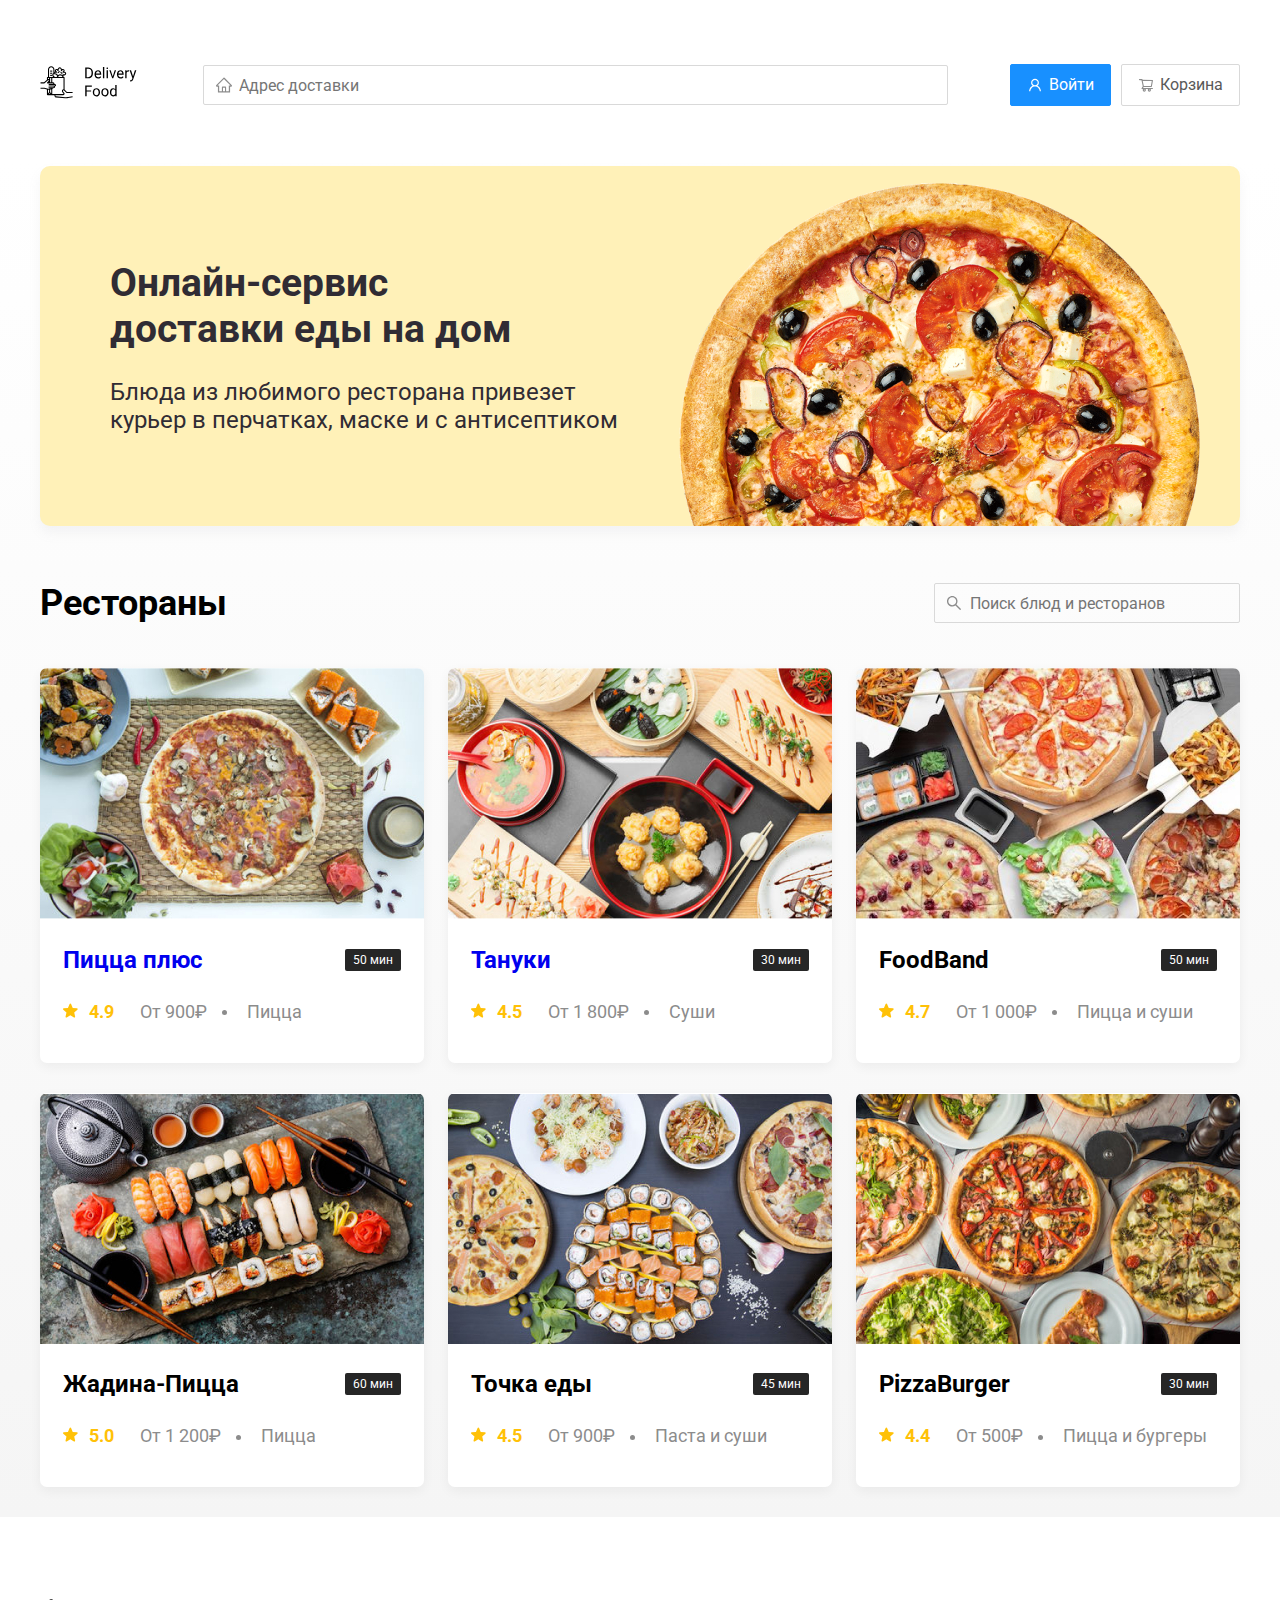
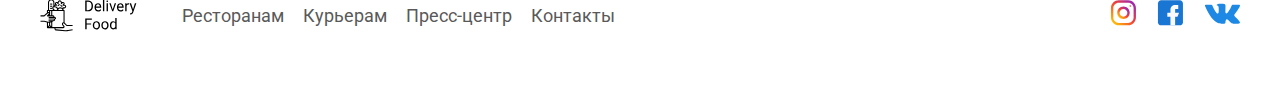
<file: index.html>
<!DOCTYPE html>
<html lang="en">
<head>
    <meta charset="UTF-8">
    <meta name="viewport" content="width=device-width, initial-scale=1.0">
    <title>Delivery Food - Доставка еды на дом</title>
    <link rel="stylesheet" href="css/normalize.css">
    <link rel="stylesheet" href="css/animate.css">
    <link rel="stylesheet" href="css/style.css">
    <link href="https://fonts.googleapis.com/css2?family=Roboto:wght@700&display=swap" rel="stylesheet">
    <link href="https://fonts.googleapis.com/css2?family=Roboto&display=swap" rel="stylesheet">
</head>
<body>
    <div class="container">
        <header class="header">
            <a href="index.html" class="logo animated fadeInRight">
                <img src="image/logo.svg" alt="Logo" class="logo">
            </a>
            <input type="text" class="input input-addres" placeholder="Адрес доставки">
            <div class="buttons">
                <button class="button button-primary">
                    <img src="image/user.svg" alt="user" class="user">
                   <span class="text"> Войти </span>
                </button>
                <button class="button button-container">
                    <img src="image/container.svg" alt="container" class="basket">
                   <span class="text" > Корзина </span>
                </button>
            </div>
        </header>
    </div>

    <main class="main">
        <div class="container">
                    <section class="promo">
                        <h1 class="promo-title"> Онлайн-сервис <br> доставки еды на дом </h1>
                        <p class="promo-text"> Блюда из любимого ресторана привезет курьер в перчатках, маске и с антисептиком </p>
                    </section>
                    
                    <section class="restaurants">
                        <div class="section-heading">
                            <h2 class="section-title"> Рестораны </h2>
                            <input type="text" class="input input-search" placeholder="Поиск блюд и ресторанов" />
                        </div>
                    
                        <div class="cards">
                            <a href="restaurant.html" class="card">
                                <img src="image/PizzaPlus.jpg" alt="PizzaPlus" class="card-image">
                                <div class="card-text">
                                    <div class="card-heading">
                                        <h3 class="card-title"> Пицца плюс</h3>
                                        <span class="card-tag tag"> 50 мин </span>
                                    </div>
                                    <div class="card-info">
                                        <div class="rating">
                                            <img src="image/star.svg" alt="star" class="rating-star">
                                            4.9
                                        </div>
                                        <div class="price">От 900&#x20bd;</div>
                                        <div class="category">Пицца</div>
                                    </div>
                                </div>
                            </a>
                            <!-- /.card-->
                            <a href="restaurant.html" class="card">
                                <img src="image/Tanuki.jpg" alt="Tanuki" class="card-image">
                                <div class="card-text">
                                    <div class="card-heading">
                                        <h3 class="card-title"> Тануки </h3>
                                        <span class="card-tag tag"> 30 мин </span>
                                    </div>
                                    <div class="card-info">
                                        <div class="rating">
                                            <img src="image/star.svg" alt="star" class="rating-star">
                                            4.5</div>
                                        <div class="price">От 1 800&#x20bd;</div>
                                        <div class="category">Суши</div>
                                    </div>
                                </div>
                            </a>
                            <!-- /.card-->
                            <div class="card">
                                <img src="image/FoodBand.jpg" alt="PizzaPlus" class="card-image">
                                <div class="card-text">
                                    <div class="card-heading">
                                        <h3 class="card-title"> FoodBand</h3>
                                        <span class="card-tag tag"> 50 мин </span>
                                    </div>
                                    <div class="card-info">
                                        <div class="rating">
                                            <img src="image/star.svg" alt="star" class="rating-star">
                                            4.7</div>
                                        <div class="price">От 1 000&#x20bd;</div>
                                        <div class="category">Пицца и суши</div>
                                    </div>
                                </div>
                            </div>
                            <!-- /.card-->
                            <div class="card">
                                <img src="image/Pizza.jpg" alt="PizzaPlus" class="card-image">
                                <div class="card-text">
                                    <div class="card-heading">
                                        <h3 class="card-title"> Жадина-Пицца </h3>
                                        <span class="card-tag tag"> 60 мин </span>
                                    </div>
                                    <div class="card-info">
                                        <div class="rating">
                                            <img src="image/star.svg" alt="star" class="rating-star">
                                            5.0</div>
                                        <div class="price">От 1 200&#x20bd;</div>
                                        <div class="category">Пицца</div>
                                    </div>
                                </div>
                            </div>
                            <!-- /.card-->
                            <div class="card">
                                <img src="image/Tochka.jpg" alt="PizzaPlus" class="card-image">
                                <div class="card-text">
                                    <div class="card-heading">
                                        <h3 class="card-title"> Точка еды</h3>
                                        <span class="card-tag tag"> 45 мин</span>
                                    </div>
                                    <div class="card-info">
                                        <div class="rating">
                                            <img src="image/star.svg" alt="star" class="rating-star">
                                            4.5</div>
                                        <div class="price">От 900&#x20bd;</div>
                                        <div class="category">Паста и суши</div>
                                    </div>
                                </div>
                            </div>
                            <!-- /.card-->
                            <div class="card">
                                <img src="image/PizzaBurger.jpg" alt="PizzaPlus" class="card-image">
                                <div class="card-text">
                                    <div class="card-heading">
                                        <h3 class="card-title"> PizzaBurger </h3>
                                        <span class="card-tag tag"> 30 мин </span>
                                    </div>
                                    <div class="card-info">
                                        <div class="rating">
                                            <img src="image/star.svg" alt="star" class="rating-star">
                                            4.4</div>
                                        <div class="price">От 500&#x20bd;</div>
                                        <div class="category">Пицца и бургеры</div>
                                    </div>
                                </div>
                            </div>
                            <!-- /.card-->
                        </div>
                        <!-- /.cards-->
                    </section>
        </div>
    </main>

    <footer class="footer">
        <div class="container">
            <div class="footer-block">
                <img src="../image/logo.svg" alt="" class="logo footer-logo">
                <nav class="footer-nav">
                    <a href="#" class="footer-link">Ресторанам</a>
                    <a href="#" class="footer-link">Курьерам</a>
                    <a href="#" class="footer-link">Пресс-центр</a>
                    <a href="#" class="footer-link">Контакты</a>
                </nav>
                <div class="social-links">
                    <a href="#" class="social-link"><img src="image/instagram.svg" alt="instagram"></a>
                    <a href="#" class="social-link"><img src="image/facebook.svg" alt="facebook"></a>
                    <a href="#" class="social-link"><img src="image/vk.svg" alt="vk"></a>
                </div>
            </div>
        </div>
    </footer>

    <script src="js/main.js"></script>
</body>
</html>
</file>
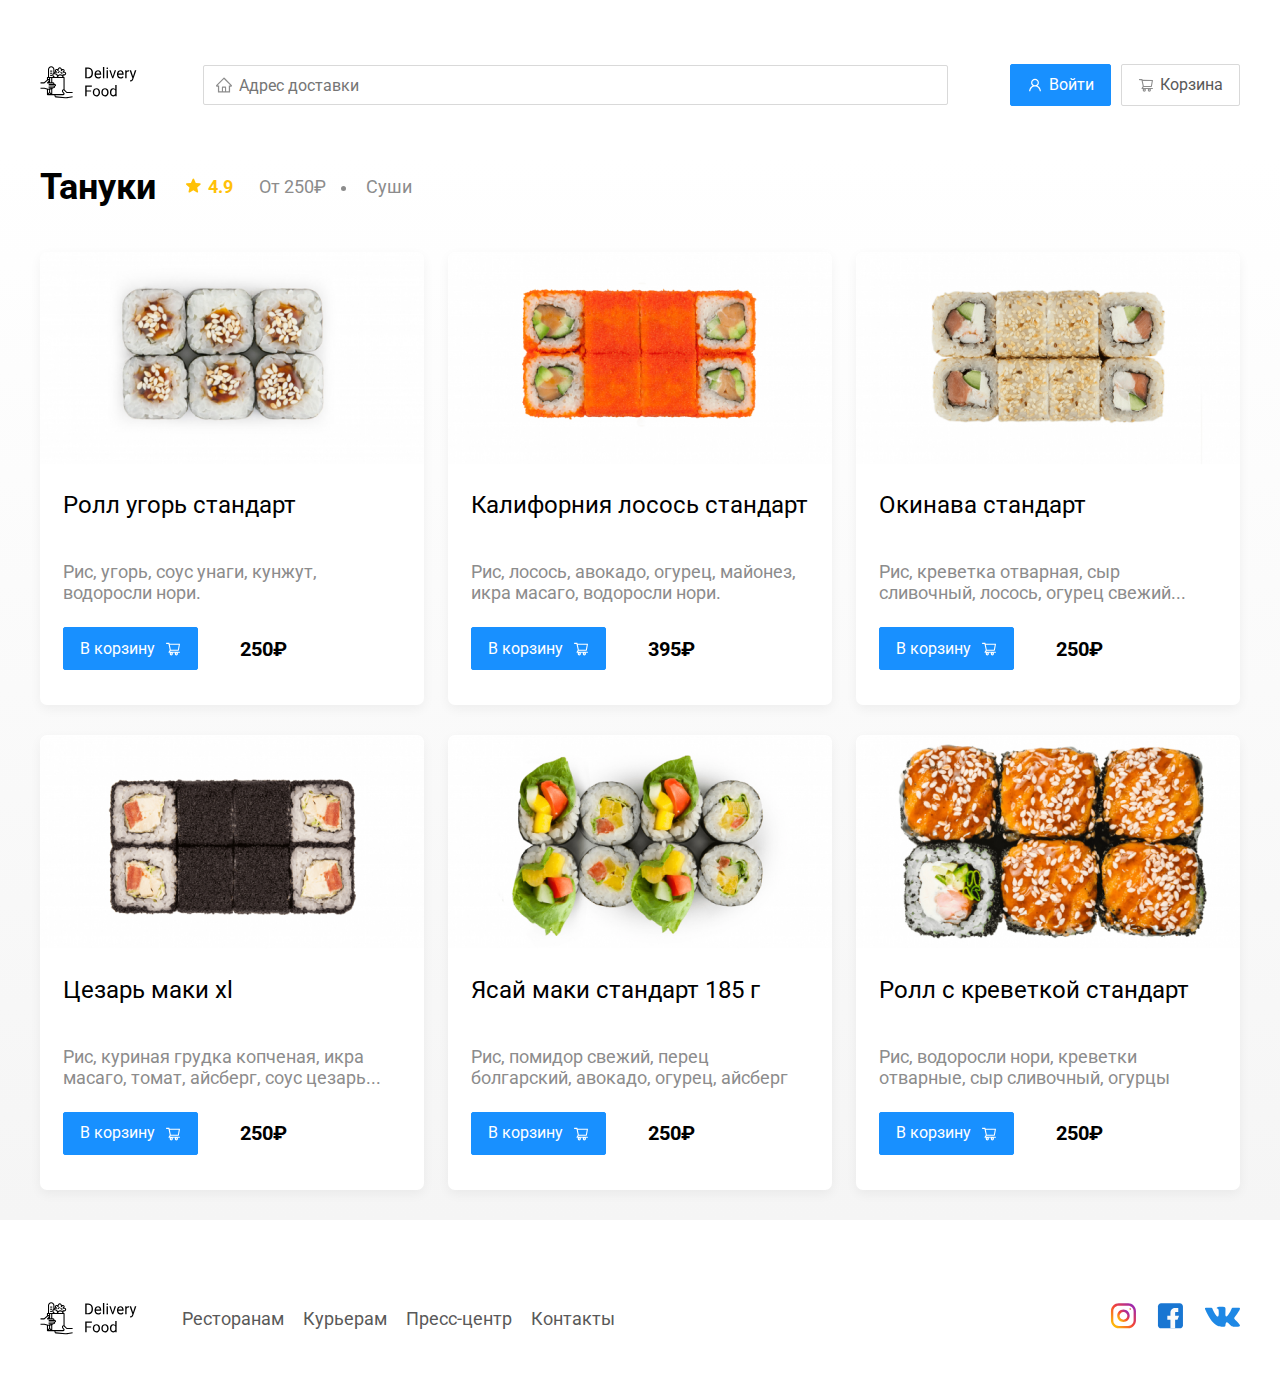
<file: restaurant.html>
<!DOCTYPE html>
<html lang="en">
<head>
    <meta charset="UTF-8">
    <meta name="viewport" content="width=device-width, initial-scale=1.0">
    <title>Тануки - Доставка еды на дом</title>
    <link rel="stylesheet" href="css/normalize.css">
    <link rel="stylesheet" href="css/animate.css">
    <link rel="stylesheet" href="css/style.css">
    <link href="https://fonts.googleapis.com/css2?family=Roboto:wght@700&display=swap" rel="stylesheet">
    <link href="https://fonts.googleapis.com/css2?family=Roboto&display=swap" rel="stylesheet">
</head>

<body>
    <div class="container">
        <header class="header">
            <a href="index.html" class="logo wow fadeInRight">
                <img src="image/logo.svg" alt="Logo" class="logo">
            </a>            
            <input type="text" class="input input-addres" placeholder="Адрес доставки">
            <div class="buttons">
                <button class="button button-primary">
                    <img src="image/user.svg" alt="user" class="user">
                   <span class="text"> Войти </span>
                </button>
                <button class="button button-container" id="cart-button">
                    <img src="image/container.svg" alt="container" class="basket">
                   <span class="text" > Корзина </span>
                </button>
            </div>
        </header>
    </div>


    <main class="main">
        <div class="container">            
                    <section class="restaurants">
                        <div class="section-heading">
                            <h2 class="section-title"> Тануки </h2>
                                <div class="card-info">
                                    <div class="rating">
                                        <img src="image/star.svg" alt="star" class="rating-star">4.9
                                    </div>
                                        <div class="price">От 250&#x20bd;</div>
                                        <div class="category">Суши</div>
                                </div>
                        </div>
                    
                        <div class="cards">
                            <div class="card">
                                <img src="image/sushi1.png" alt="sushi" class="card-image">
                                <div class="card-text">
                                    <div class="card-heading">
                                        <h3 class="card-title card-title-reg"> Ролл угорь стандарт </h3>
                                    </div>
                                    <div class="card-info">
                                        <div class="ingredients">Рис, угорь, соус унаги, кунжут, водоросли нори.</div>
                                    </div>
                                    <div class="card-buttons">
                                        <button class="button button-primary">
                                            <span class="button-card-text">В корзину</span>
                                            <img src="image/basket.svg" alt="shopping-cart" class="button-card-image">
                                        </button>
                                        <strong class="card-price-bold">250&#x20bd;</strong>
                                    </div>
                                </div>
                            </div>

                            <div class="card">
                                <img src="image/california.png" alt="california" class="card-image">
                                <div class="card-text">
                                    <div class="card-heading">
                                        <h3 class="card-title card-title-reg"> Калифорния лосось стандарт </h3>
                                    </div>
                                    <div class="card-info">
                                        <div class="ingredients">Рис, лосось, авокадо, огурец, майонез, икра масаго, водоросли нори.</div>
                                    </div>
                                    <div class="card-buttons">
                                        <button class="button button-primary">
                                            <span class="button-card-text">В корзину</span>
                                            <img src="image/basket.svg" alt="shopping-cart" class="button-card-image">
                                        </button>
                                        <strong class="card-price-bold">395&#x20bd;</strong>
                                    </div>
                                </div>
                            </div>

                            <div class="card">
                                <img src="image/okinava.png" alt="okinava" class="card-image">
                                <div class="card-text">
                                    <div class="card-heading">
                                        <h3 class="card-title card-title-reg"> Окинава стандарт </h3>
                                    </div>
                                    <div class="card-info">
                                        <div class="ingredients"> Рис, креветка отварная, сыр сливочный, лосось, огурец свежий...</div>
                                    </div>
                                    <div class="card-buttons">
                                        <button class="button button-primary">
                                            <span class="button-card-text">В корзину</span>
                                            <img src="image/basket.svg" alt="shopping-cart" class="button-card-image">
                                        </button>
                                        <strong class="card-price-bold">250&#x20bd;</strong>
                                    </div>
                                </div>
                            </div>

                            <div class="card">
                                <img src="image/cezar.png" alt="cezar" class="card-image">
                                <div class="card-text">
                                    <div class="card-heading">
                                        <h3 class="card-title card-title-reg"> Цезарь маки xl  </h3>
                                    </div>
                                    <div class="card-info">
                                        <div class="ingredients">Рис, куриная грудка копченая, икра масаго, томат, айсберг, соус цезарь...</div>
                                    </div>
                                    <div class="card-buttons">
                                        <button class="button button-primary">
                                            <span class="button-card-text">В корзину</span>
                                            <img src="image/basket.svg" alt="shopping-cart" class="button-card-image">
                                        </button>
                                        <strong class="card-price-bold">250&#x20bd;</strong>
                                    </div>
                                </div>
                            </div>

                            <div class="card">
                                <img src="image/yasai.png" alt="yasai" class="card-image">
                                <div class="card-text">
                                    <div class="card-heading">
                                        <h3 class="card-title card-title-reg">Ясай маки стандарт 185 г</h3>
                                    </div>
                                    <div class="card-info">
                                        <div class="ingredients">Рис, помидор свежий, перец болгарский, авокадо, огурец, айсберг</div>
                                    </div>
                                    <div class="card-buttons">
                                        <button class="button button-primary">
                                            <span class="button-card-text">В корзину</span>
                                            <img src="image/basket.svg" alt="shopping-cart" class="button-card-image">
                                        </button>
                                        <strong class="card-price-bold">250&#x20bd;</strong>
                                    </div>
                                </div>
                            </div>

                            <div class="card">
                                <img src="image/prawn.png" alt="prawn" class="card-image">
                                <div class="card-text">
                                    <div class="card-heading">
                                        <h3 class="card-title card-title-reg"> Ролл с креветкой стандарт </h3>
                                    </div>
                                    <div class="card-info">
                                        <div class="ingredients">Рис, водоросли нори, креветки отварные, сыр сливочный, огурцы</div>
                                    </div>
                                    <div class="card-buttons">
                                        <button class="button button-primary">
                                            <span class="button-card-text">В корзину</span>
                                            <img src="image/basket.svg" alt="shopping-cart" class="button-card-image">
                                        </button>
                                        <strong class="card-price-bold">250&#x20bd;</strong>
                                    </div>
                                </div>
                            </div>
                            
                        </div>
                    </section>
        </div>
    </main>


    <footer class="footer">
        <div class="container">
            <div class="footer-block">
                <img src="../image/logo.svg" alt="" class="logo footer-logo">
                <nav class="footer-nav">
                    <a href="#" class="footer-link">Ресторанам</a>
                    <a href="#" class="footer-link">Курьерам</a>
                    <a href="#" class="footer-link">Пресс-центр</a>
                    <a href="#" class="footer-link">Контакты</a>
                </nav>
                <div class="social-links">
                    <a href="#" class="social-link"><img src="image/instagram.svg" alt="instagram"></a>
                    <a href="#" class="social-link"><img src="image/facebook.svg" alt="facebook"></a>
                    <a href="#" class="social-link"><img src="image/vk.svg" alt="vk"></a>
                </div>
            </div>
        </div>
    </footer>

    <div class="modal">
        <div class="modal-dialog">
            <div class="modal-header">
                <h3 class="modal-title">Корзина</h3>
                <button class="close">&times;</button>
            </div>
            <div class="modal-body">
                <div class="food-row">
                    <span class="food-name">Ролл угорь стандарт</span>
                    <strong class="food-price">250 &#x20bd;</strong>
                    <div class="food-counter">
                        <button class="counter-button">-</button>
                            <span class="counter">1</span>
                        <button class="counter-button">+</button>
                    </div>
                </div>
            </div>
            <div class="modal-body">
                <div class="food-row">
                    <span class="food-name">Ролл угорь стандарт</span>
                    <strong class="food-price">250 &#x20bd;</strong>
                    <div class="food-counter">
                        <button class="counter-button">-</button>
                            <span class="counter">1</span>
                        <button class="counter-button">+</button>
                    </div>
                </div>
            </div>
            <div class="modal-body">
                <div class="food-row">
                    <span class="food-name">Ролл угорь стандарт</span>
                    <strong class="food-price">250 &#x20bd;</strong>
                    <div class="food-counter">
                        <button class="counter-button">-</button>
                            <span class="counter">1</span>
                        <button class="counter-button">+</button>
                    </div>
                </div>
            </div>
            <div class="modal-body">
                <div class="food-row">
                    <span class="food-name">Ролл угорь стандарт</span>
                    <strong class="food-price">250 &#x20bd;</strong>
                    <div class="food-counter">
                        <button class="counter-button">-</button>
                            <span class="counter">1</span>
                        <button class="counter-button">+</button>
                    </div>
                </div>
            </div>
            <div class="modal-body">
                <div class="food-row">
                    <span class="food-name">Ролл угорь стандарт</span>
                    <strong class="food-price">250 &#x20bd;</strong>
                    <div class="food-counter">
                        <button class="counter-button">-</button>
                            <span class="counter">1</span>
                        <button class="counter-button">+</button>
                    </div>
                </div>
            </div>
            <div class="modal-footer">
                <span class="modal-pricetag">1250 &#x20bd;</span>
                <div class="footer-buttons">
                    <button class="button button-primary">Оформить заказ</button>
                    <button class="button">Отмена</button>
                </div>
            </div>
        </div>
    </div>
    <script src="js/wow.min.js"></script>
    <script src="js/main.js"></script>

</body>
</html>
</file>
<file: css/style.css>
* {
    box-sizing: border-box;
}

.container {
    max-width: 1200px;
    margin: auto;
    padding-top: 20px;
}

body {
    font-family: 'Roboto', sans-serif;
}
  

.header {
    display: flex;
    align-items: center;
    justify-content: space-between;
    margin-top: 44px;
    margin-bottom: 40px;
}

.input {
    background: #FFFFFF;
    border: 1px solid #D9D9D9;
    border-radius: 2px;
    line-height: 24px;
    font-size: 16px;
    padding: 8px;
    padding-left: 35px;
    height: 40px;
}

.input-addres {
    flex: 0.85;
    background: url(../image/home.svg) no-repeat left 11px center;
}

.input-search {
    width: 306px;
    background: url(../image/icon.svg) no-repeat left 11px center;
    margin-left: auto;
}

.buttons {
    display: flex;
    align-items: center;
}

.button {
    display: flex;
    align-items: center;
    background: white;
    border: 1px solid #D9D9D9;
    border-radius: 2px;
    padding: 8px 16px;
    box-shadow: 0px 0px 2px rgba(0, 0, 0, 0.0015);
    color: #595959;
    font-size: 16px;
    line-height: 24px;
    box-sizing: border-box;
}

.button-primary {
    background: #1890FF;
    color: white;
    border:#1890FF 1px solid;
    margin-right: 10px;
}

.button-card-text {
    margin-right: 10px;
}

.user, .basket {
    margin-right: 6px;
    vertical-align: middle;
}


.text {
    vertical-align: middle;
}

.promo {
    box-shadow: 0px 7px 12px rgba(158, 158, 163, 0.1);
    background: #FFF1B8 url(../image/food.png) no-repeat top 10px right -100px / 800px;
    border-radius: 10px;
    padding: 68px 70px;
    margin-bottom: 56px;
}

.promo-title {
    font-style: normal;
    font-weight: bold;
    font-size: 39px;
    line-height: 46px;
    color: #302C34;
}

.promo-text {
    max-width: 538px;
    font-style: normal;
    font-weight: normal;
    font-size: 24px;
    line-height: 28px;
    color: #302C34;
}

.main {
    background: linear-gradient(180deg, rgba(245, 245, 245, 0) 1.04%, #F5F5F5 100%);
}

.section-heading {
    display: flex;
    align-items: center;
    margin-bottom: 44px;
}

.rating-star {
    margin-right: 7px;
}

.section-title {
    font-style: normal;
    font-weight: bold;
    font-size: 36px;
    line-height: 42px;
    color: #000000;
    margin: 0;
    margin-right: 30px;
}
.cards {
    display: flex;
    align-items: flex-start;
    flex-wrap: wrap;
    justify-content: space-between;
}
.card {
    background: #FFFFFF;
    box-shadow: 0px 4px 12px rgba(0, 0, 0, 0.05);
    border-radius: 7px;
    overflow: hidden;
    margin-bottom: 30px;
    flex-basis: 32%;
    text-decoration: none;
}

.card-buttons {
    display: flex;
    align-items: center;
    margin-top: 24px;
}

.card-price-bold {
    font-weight: bold;
    font-size: 20px;
    line-height: 32px;
    margin-left: 32px;
}

.PizzaPlus {
    width: 384px;
    height: 250px;
    object-fit: cover;
}

.card-text {
    padding-top: 20px;
    padding-bottom: 35px;
    padding-left: 23px;
    padding-right: 23px;
}

.card-heading {
    display: flex;
    align-items: center;
    justify-content: space-between;
    margin-bottom: 20px;
}

.card-title {
    margin: 0;
    font-style: normal;
    font-weight: bold;
    font-size: 24px;
    line-height: 32px;
}

.card-title-reg {
    font-weight: 400;
}

.card-tag {
    font-style: normal;
    font-weight: normal;
    font-size: 12px;
    line-height: 20px;
    color: white;
    background: #262626;
    border-radius: 2px;
    padding: 1px 8px;
}

.card-info {
    display: flex;
    align-items: center;
    flex-wrap: wrap;
}

.rating {
    margin-right: 26px;
    font-style: normal;
    font-weight: bold;
    font-size: 18px;
    line-height: 32px;
    color: #FFC107;
}

.price, .category {
    font-size: 18px;
    line-height: 32px;
    color: #8C8C8C;
}

.ingredients {
    font-size: 18px;
    line-height: 21px;
    color: #8C8C8C;
    margin-top: 20px;
}

.price {
    margin-right: 10px;
}

.category {
    text-overflow: ellipsis;
    overflow: hidden;
    white-space: nowrap;
    max-width: 185px;
}
.price:after {
    content: "";
    width: 5px;
    height: 5px;
    background-color: #8C8C8C;
    display: inline-block;
    vertical-align: middle;
    border-radius: 5px;
    margin-right: 10px;
    margin-left: 15px;
}

.footer {
    padding: 60px 0px;
}

.footer-block {
    display: flex;
    align-items: center;
    justify-content: space-between;
}
.footer-nav {
    margin-right: auto;
    margin-left: 5px;
}

.footer-link {
    display: inline-block;
    font-style: normal;
    font-weight: normal;
    font-size: 18px;
    line-height: 21px;
    color: #595959;
    text-decoration: none;
}

.footer-link:not(:last-child) {
    margin-right: 15px;
}

.footer-logo {
    margin-right: 36px;
}

.social-links {
    display: flex;
    align-items: center;
}

.social-link:not(:last-child) {
    margin-right: 21px;
}

.modal {
    top: 0;
    display: flex;
    position: fixed;
    left: 0;
    width: 100%;
    height: 100%;
    background: rgba(0, 0, 0, 0.4);
    display: none;
}

.is-open {
    display: flex;
}

.modal-dialog {
    background: #FFFFFF;
    border-radius: 5px;
    max-width: 780px;
    width: 75%;
    margin: auto;
    padding: 40px 45px;
}

.modal-body {
    margin-bottom: 32px;
}

.modal-header {
    display: flex;
    align-items: center;
    justify-content: space-between;
    margin-bottom: 45px;
}

.food-row {
    display: flex;
    align-items: center;
    justify-content: space-between;
    padding-bottom: 8px;
    border-bottom: 1px solid #D9D9D9;
    margin-bottom: 15px;
}

.food-price {
    margin-left: auto;
    margin-right: 47px;
    font-weight: bold;
    font-size: 20px;
    line-height: 32px;
}

.food-name {
    font-weight: normal;
    font-size: 18px;
    line-height: 32px;
}

.food-counter {
    display: flex;
    align-items: center;
}

.counter-button {
    display: flex;
    align-items: center;
    justify-content: center;
    width: 39px;
    height: 32px;
    background: #FFFFFF;
    border: 1px solid #40A9FF;
    box-sizing: border-box;
    border-radius: 2px;
    font-weight: normal;
    font-size: 14px;
    line-height: 22px;
    color: #40A9FF;
}

.counter {
    font-size: 16px;
    line-height: 24px;
    margin-right: 10px;
    margin-left: 10px;
}

.close {
    font-size: 36px;
    border: none;
    background-color: transparent;
}

.modal-title {
    margin: 0;
    font-weight: bold;
    font-size: 36px;
    line-height: 42px;
}

.modal-footer {
    display: flex;
    align-items: center;
    justify-content: space-between;
}

.footer-buttons {
    display: flex;
    align-items: center;
}
.modal-pricetag {
    background: #262626;
    border-radius: 5px;
    padding: 15px 20px;
    font-size: 20px;
    line-height: 23px;
    color: #FAFAFA;
}

@media (max-width: 1200px) {
    .container {
        max-width: 960px;
    }
    .promo {
        background-position: center right -250px;
        background-size: 750px;
    }

    .category, .price {
        font-size: 14px;
    }
   .rating {
       margin-right: 15px;
   }
}

@media (max-width: 992px) {
    .container {
        max-width: 750px;
    }
    .promo {
        padding: 50x;
        background-position: center right -270px;
        background-size: 640px;
    }

    .promo-text {
        font-size: 19px;
        max-width: 400px;
    }

    .card {
        flex-basis: 49%;
    }

    .footer-link {
        font-size: 16px;
    }
}

@media (max-width: 768px) {
    .container {
        max-width: 560px;
    }
    .card-info {
        flex-wrap: wrap;
    }
    
    .card .rating {
        flex-basis: 100%;
    }

    .card-title {
        font-size: 20px;
    }
    .promo {
        padding-left: 40px;
        background-position: bottom 50px right -200px;
        background-size: 410px;
    }
    .promo-title {
        font-size: 24px;
        line-height: 1.4;
    }

    .promo-text {
        margin-top: 0;
    }
    .button-primary {
        margin-left: 10px;
    }
}

@media (max-width: 578px) {
    .container {
        width: 90%;
    }

    .header {
        flex-wrap: wrap;
    }

    .input-addres {
        margin-top: 25px;
        flex: 1;
        order: 5;
    }

    .promo {
        background-image: none;
    }

    .promo-title {
        margin-bottom: 15px;
    }

    .section-title {
        font-size: 20px;
    }

    .card {
        flex-basis: 100%;
    }

    .card-image {
        width: 100%;
    }

    .footer {
        padding: 30px 0;
    }

    .footer-block {
        align-items: flex-start;
        justify-content: space-between;
    }

    .footer-nav {
        order: 0;
        margin-left: 0;
        margin-right: 0;
        display: flex;
        flex-direction: column;
    }
    
    .footer-logo {
        order: 1;
        margin-right: 15px;
    }

    .social-links {
        order: 2;
    }
}

@media (max-width: 480px) {
    .text {
        display: none;
    }
    .button {
        min-height: 40px;
    }
    .user {
        padding-left: 5px;
    }

    .basket {
        padding-left: 3px;
    }

    .promo {
        padding: 20px;
    }

    .section-heading {
        flex-wrap: wrap;
    }

    .footer-block {
        flex-wrap: wrap;
         flex-direction: column;
         align-items: center;
    }

    .footer-logo {
        order: 0;
        margin-bottom: 20px;
    }

    .footer-nav {
        margin-bottom: 20px;
        text-align: center;
    }

    .footer-link:not(:last-child) {
        margin-right: 0;
    }

  
}
</file>
